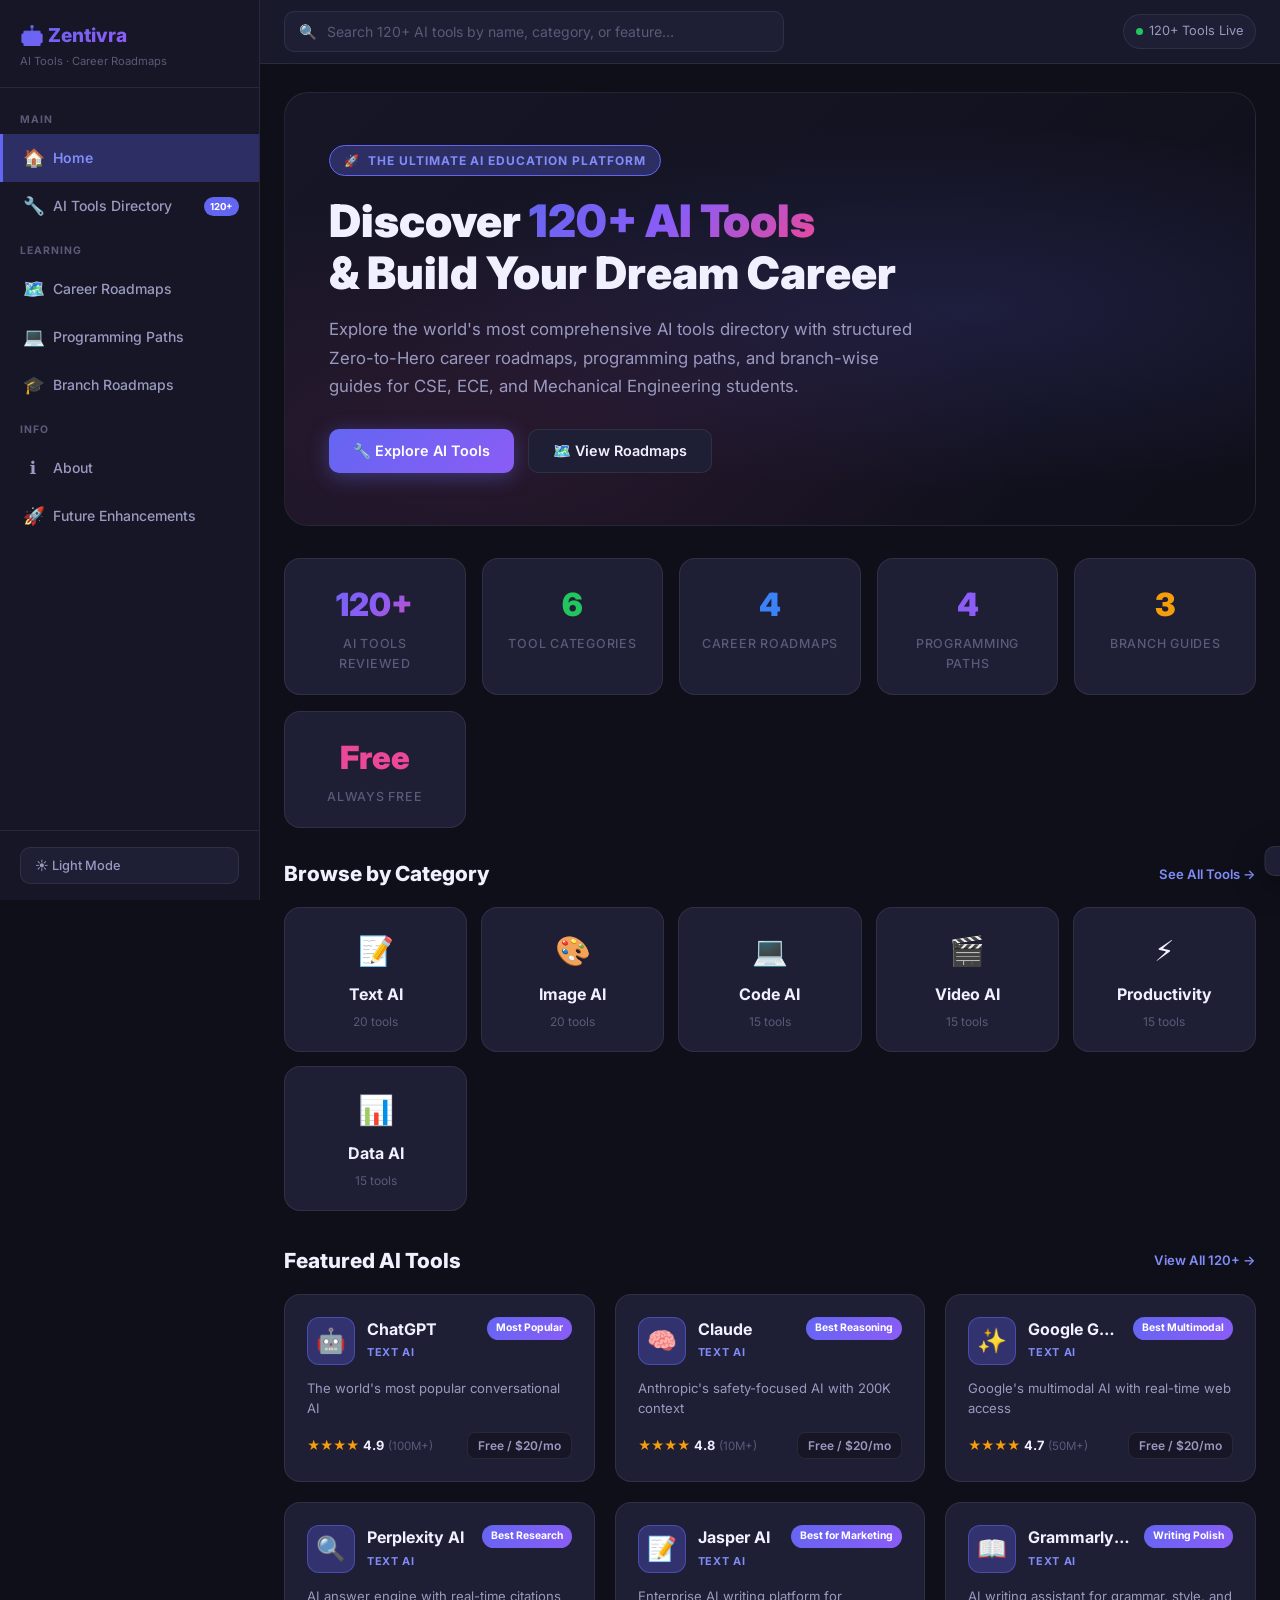
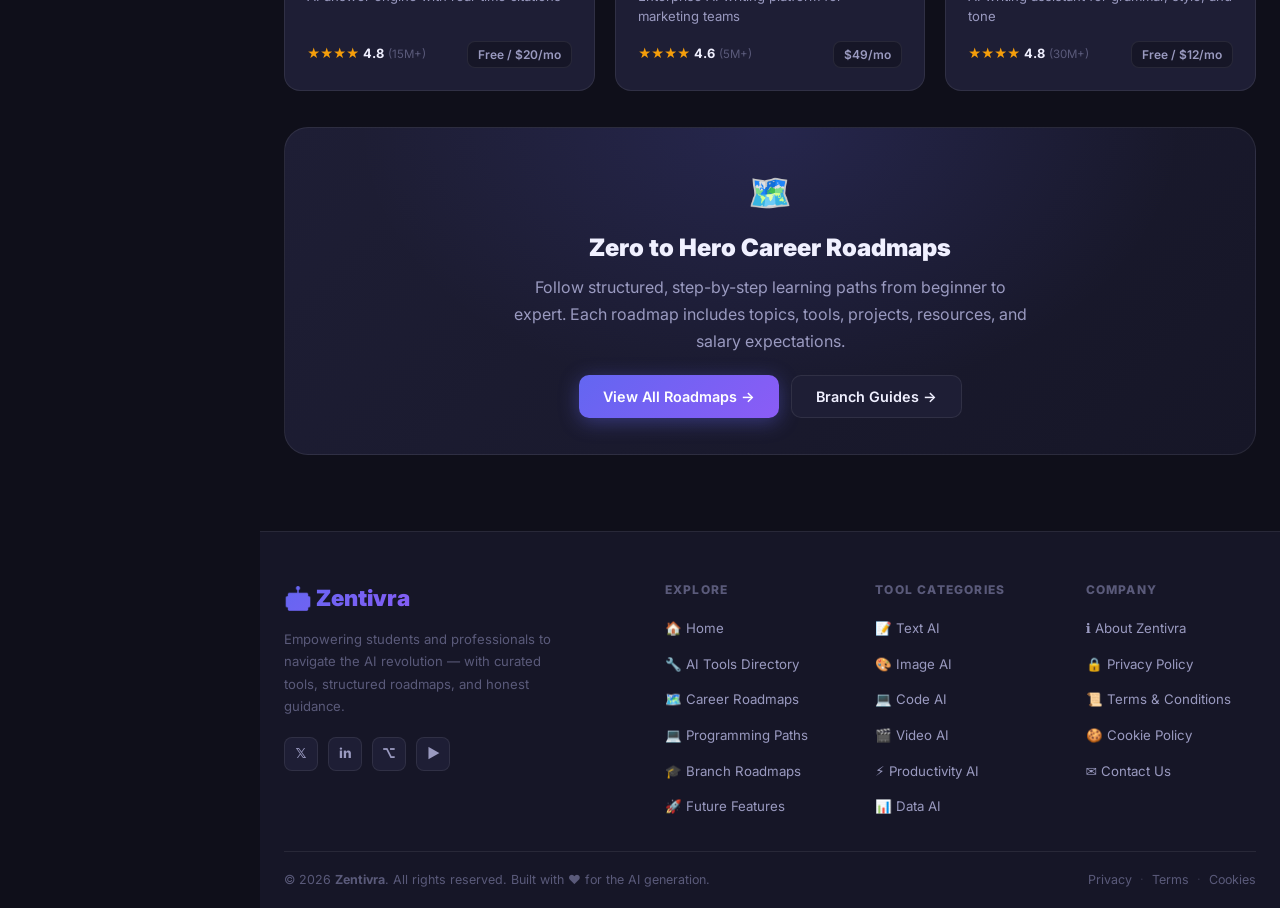
<file: index.html>
<!DOCTYPE html>
<html lang="en" data-theme="dark">
<head>
 <head>
  <meta charset="UTF-8" />
  <meta name="viewport" content="width=device-width, initial-scale=1.0" />
  <title>Zentivra — Career Roadmaps & 120+ AI Tools</title>
  <meta name="description" content="Discover 120+ AI tools across 6 categories. Follow Zero-to-Hero career roadmaps in AI/ML, Web Dev, DevOps, Data Science. Branch-wise guides for CSE, ECE, Mechanical." />
  <meta name="keywords"
    content="AI tools, best AI tools free, AI tools for students, ChatGPT prompts, AI image prompts, AI tools 2026,Zentivra tools,Zentivra">
  <meta property="og:title" content="Zentivra — Career Roadmaps & 120+ AI Tools">
  <meta property="og:description"
    content="Find the best AI tools and ready-to-use prompts for writing, images, coding, video, and more.">
 
  <link
    href="https://fonts.googleapis.com/css2?family=Syne:wght@400;600;700;800&family=DM+Sans:ital,opsz,wght@0,9..40,300;0,9..40,400;0,9..40,500;1,9..40,300&display=swap"
    rel="stylesheet" />
    <link rel="icon" type="image/png" href="zentivra.png">
    <link rel="shortcut icon" href="zentivra.ico">
  <link rel="preconnect" href="https://fonts.googleapis.com" />
  <link href="https://fonts.googleapis.com/css2?family=Inter:wght@400;500;600;700;800;900&display=swap" rel="stylesheet" />
  <link rel="stylesheet" href="style.css" />
</head>
<body>

<!-- ── App Shell ────────────────────────────────────────────── -->
<div class="app">

  <!-- Sidebar Overlay (mobile) -->
  <div class="sidebar-overlay" id="sidebarOverlay"></div>

  <!-- ── Sidebar ─────────────────────────────────────────────── -->
  <aside class="sidebar">
    <div class="sidebar-logo">
     <div class="logo-text">🤖 Zentivra </div>
      <div class="logo-sub">AI Tools · Career Roadmaps</div>
    </div>

    <nav class="sidebar-nav" id="sidebarNav">
      <!-- Built by JS -->
    </nav>

    <div class="sidebar-footer">
      <button class="theme-toggle" id="themeToggle" onclick="toggleTheme()">
        ☀️ Light Mode
      </button>
    </div>
  </aside>

  <!-- ── Main Area ────────────────────────────────────────────── -->
  <main class="main">

    <!-- Header -->
    <header class="header">
      <button class="hamburger" id="hamburger" aria-label="Menu">☰</button>
      <div class="header-search">
        <span class="search-icon">🔍</span>
        <input type="text" id="globalSearch" placeholder="Search 120+ AI tools by name, category, or feature…" />
      </div>
      <div class="header-actions">
        <div class="header-stat">
          <span class="stat-dot"></span>
          <span>120+ Tools Live</span>
        </div>
      </div>
    </header>

    <!-- ── PAGE: Home ─────────────────────────────────────────── -->
    <section class="page active" id="page-home">
      <div class="hero">
        <div class="hero-content">
          <div class="hero-eyebrow">
            <span>🚀</span> The Ultimate AI Education Platform
          </div>
          <h1>
            Discover <span class="gradient-text">120+ AI Tools</span><br/>
            & Build Your Dream Career
          </h1>
          <p>
            Explore the world's most comprehensive AI tools directory with structured
            Zero-to-Hero career roadmaps, programming paths, and branch-wise guides
            for CSE, ECE, and Mechanical Engineering students.
          </p>
          <div class="hero-actions">
            <button class="btn btn-primary" onclick="showPage('tools')">
              🔧 Explore AI Tools
            </button>
            <button class="btn btn-secondary" onclick="showPage('roadmaps')">
              🗺️ View Roadmaps
            </button>
          </div>
        </div>
      </div>

      <!-- Stats -->
      <div class="stats-grid">
        <div class="stat-card">
          <div class="stat-number gradient-text">120+</div>
          <div class="stat-label">AI Tools Reviewed</div>
        </div>
        <div class="stat-card">
          <div class="stat-number" style="color:var(--green)">6</div>
          <div class="stat-label">Tool Categories</div>
        </div>
        <div class="stat-card">
          <div class="stat-number" style="color:var(--blue)">4</div>
          <div class="stat-label">Career Roadmaps</div>
        </div>
        <div class="stat-card">
          <div class="stat-number" style="color:var(--purple)">4</div>
          <div class="stat-label">Programming Paths</div>
        </div>
        <div class="stat-card">
          <div class="stat-number" style="color:var(--amber)">3</div>
          <div class="stat-label">Branch Guides</div>
        </div>
        <div class="stat-card">
          <div class="stat-number" style="color:var(--pink)">Free</div>
          <div class="stat-label">Always Free</div>
        </div>
      </div>

      <!-- Category Quick Access -->
      <div class="section-header">
        <h2>Browse by Category</h2>
        <button class="see-all-btn" onclick="showPage('tools')">See All Tools →</button>
      </div>
      <div style="display:grid;grid-template-columns:repeat(auto-fill,minmax(160px,1fr));gap:14px;margin-bottom:36px;">
        <div class="stat-card" style="cursor:pointer;text-align:center;" onclick="filterAndShow('text')">
          <div style="font-size:1.8rem;margin-bottom:8px;">📝</div>
          <div style="font-weight:700;margin-bottom:4px;">Text AI</div>
          <div style="font-size:0.75rem;color:var(--text-muted);">20 tools</div>
        </div>
        <div class="stat-card" style="cursor:pointer;text-align:center;" onclick="filterAndShow('image')">
          <div style="font-size:1.8rem;margin-bottom:8px;">🎨</div>
          <div style="font-weight:700;margin-bottom:4px;">Image AI</div>
          <div style="font-size:0.75rem;color:var(--text-muted);">20 tools</div>
        </div>
        <div class="stat-card" style="cursor:pointer;text-align:center;" onclick="filterAndShow('code')">
          <div style="font-size:1.8rem;margin-bottom:8px;">💻</div>
          <div style="font-weight:700;margin-bottom:4px;">Code AI</div>
          <div style="font-size:0.75rem;color:var(--text-muted);">15 tools</div>
        </div>
        <div class="stat-card" style="cursor:pointer;text-align:center;" onclick="filterAndShow('video')">
          <div style="font-size:1.8rem;margin-bottom:8px;">🎬</div>
          <div style="font-weight:700;margin-bottom:4px;">Video AI</div>
          <div style="font-size:0.75rem;color:var(--text-muted);">15 tools</div>
        </div>
        <div class="stat-card" style="cursor:pointer;text-align:center;" onclick="filterAndShow('productivity')">
          <div style="font-size:1.8rem;margin-bottom:8px;">⚡</div>
          <div style="font-weight:700;margin-bottom:4px;">Productivity</div>
          <div style="font-size:0.75rem;color:var(--text-muted);">15 tools</div>
        </div>
        <div class="stat-card" style="cursor:pointer;text-align:center;" onclick="filterAndShow('data')">
          <div style="font-size:1.8rem;margin-bottom:8px;">📊</div>
          <div style="font-weight:700;margin-bottom:4px;">Data AI</div>
          <div style="font-size:0.75rem;color:var(--text-muted);">15 tools</div>
        </div>
      </div>

      <!-- Featured Tools -->
      <div class="section-header">
        <h2>Featured AI Tools</h2>
        <button class="see-all-btn" onclick="showPage('tools')">View All 120+ →</button>
      </div>
      <div class="tools-grid" id="homeFeatured"></div>

      <!-- Roadmap Preview -->
      <div style="background:linear-gradient(135deg,var(--bg-card),var(--bg-secondary));border:1px solid var(--border);border-radius:var(--radius-lg);padding:36px;margin-top:36px;text-align:center;position:relative;overflow:hidden;">
        <div style="position:absolute;inset:0;background:radial-gradient(ellipse at 50% 0%,rgba(99,102,241,0.15),transparent 60%);pointer-events:none;"></div>
        <div style="position:relative;">
          <div style="font-size:2.2rem;margin-bottom:12px;">🗺️</div>
          <h2 style="font-size:1.5rem;font-weight:900;margin-bottom:10px;">Zero to Hero Career Roadmaps</h2>
          <p style="color:var(--text-secondary);max-width:520px;margin:0 auto 20px;line-height:1.7;">
            Follow structured, step-by-step learning paths from beginner to expert.
            Each roadmap includes topics, tools, projects, resources, and salary expectations.
          </p>
          <div style="display:flex;gap:12px;justify-content:center;flex-wrap:wrap;">
            <button class="btn btn-primary" onclick="showPage('roadmaps')">View All Roadmaps →</button>
            <button class="btn btn-secondary" onclick="showPage('branches')">Branch Guides →</button>
          </div>
        </div>
      </div>
    </section>

    <!-- ── PAGE: Tools Directory ─────────────────────────────── -->
    <section class="page" id="page-tools">
      <div class="page-header">
        <h1 class="page-title">🔧 AI Tools <span class="gradient-text">Directory</span></h1>
        <p class="page-subtitle">Discover and compare 120+ AI tools across 6 categories — reviewed, rated, and curated for students and professionals.</p>
      </div>
      <div class="filter-bar" id="categoryFilters"></div>
      <div class="tools-grid" id="toolsGrid"></div>
    </section>

    <!-- ── PAGE: Tool Detail ─────────────────────────────────── -->
    <section class="page" id="page-tool-detail">
      <div id="toolDetailContent"></div>
    </section>

    <!-- ── PAGE: Career Roadmaps ────────────────────────────── -->
    <section class="page" id="page-roadmaps">
      <div class="page-header">
        <h1 class="page-title">🗺️ Career <span class="gradient-text">Roadmaps</span></h1>
        <p class="page-subtitle">Structured Zero-to-Hero paths from beginner to job-ready professional — with topics, tools, projects, and resources at every stage.</p>
      </div>
      <div>
        <div class="roadmap-cards" id="roadmapCards"></div>
        <div class="roadmap-detail" id="roadmapDetail"></div>
      </div>
    </section>

    <!-- ── PAGE: Programming Paths ──────────────────────────── -->
    <section class="page" id="page-programming">
      <div class="page-header">
        <h1 class="page-title">💻 Programming <span class="gradient-text">Paths</span></h1>
        <p class="page-subtitle">Month-by-month structured programming journeys — from your first line of code to production-ready expertise.</p>
      </div>
      <div id="programmingPaths"></div>
    </section>

    <!-- ── PAGE: Branch Roadmaps ────────────────────────────── -->
    <section class="page" id="page-branches">
      <div class="page-header">
        <h1 class="page-title">🎓 Branch-wise <span class="gradient-text">Roadmaps</span></h1>
        <p class="page-subtitle">Tailored learning paths for CSE, ECE, and Mechanical Engineering students — from Year 1 to placement-ready.</p>
      </div>
      <div class="branch-tabs" id="branchTabs"></div>
      <div id="branchContent"></div>
    </section>

    <!-- ── PAGE: About ───────────────────────────────────────── -->
    <section class="page" id="page-about">
      <div class="page-header">
        <h1 class="page-title">ℹ️ About <span class="gradient-text">AI Tools Hub</span></h1>
        <p class="page-subtitle">Our mission, team, and the story behind this platform.</p>
      </div>
      <div id="aboutContent"></div>
    </section>

    <!-- ── PAGE: Future Enhancements ────────────────────────── -->
    <section class="page" id="page-future">
      <div class="page-header">
        <h1 class="page-title">🚀 Future <span class="gradient-text">Enhancements</span></h1>
        <p class="page-subtitle">A transparent look at what's coming next — features we're designing, planning, and researching.</p>
      </div>
      <div id="futureContent"></div>
    </section>

  <!-- ── Footer ───────────────────────────────────────────────── -->
  <footer class="site-footer">
    <div class="footer-inner">

      <!-- Brand Column -->
      <div class="footer-brand">
        <div class="footer-logo">🤖 Zentivra</div>
        <p class="footer-tagline">
          Empowering students and professionals to navigate the AI revolution —
          with curated tools, structured roadmaps, and honest guidance.
        </p>
        <div class="footer-socials">
          <a href="#" class="social-chip" title="Twitter/X">𝕏</a>
          <a href="#" class="social-chip" title="LinkedIn">in</a>
          <a href="#" class="social-chip" title="GitHub">⌥</a>
          <a href="#" class="social-chip" title="YouTube">▶</a>
        </div>
      </div>

      <!-- Explore Column -->
      <div class="footer-col">
        <div class="footer-col-title">Explore</div>
        <ul class="footer-links">
          <li><a href="#" onclick="showPage('home');return false;">🏠 Home</a></li>
          <li><a href="#" onclick="showPage('tools');return false;">🔧 AI Tools Directory</a></li>
          <li><a href="#" onclick="showPage('roadmaps');return false;">🗺️ Career Roadmaps</a></li>
          <li><a href="#" onclick="showPage('programming');return false;">💻 Programming Paths</a></li>
          <li><a href="#" onclick="showPage('branches');return false;">🎓 Branch Roadmaps</a></li>
          <li><a href="#" onclick="showPage('future');return false;">🚀 Future Features</a></li>
        </ul>
      </div>

      <!-- Categories Column -->
      <div class="footer-col">
        <div class="footer-col-title">Tool Categories</div>
        <ul class="footer-links">
          <li><a href="#" onclick="filterAndShow('text');return false;">📝 Text AI</a></li>
          <li><a href="#" onclick="filterAndShow('image');return false;">🎨 Image AI</a></li>
          <li><a href="#" onclick="filterAndShow('code');return false;">💻 Code AI</a></li>
          <li><a href="#" onclick="filterAndShow('video');return false;">🎬 Video AI</a></li>
          <li><a href="#" onclick="filterAndShow('productivity');return false;">⚡ Productivity AI</a></li>
          <li><a href="#" onclick="filterAndShow('data');return false;">📊 Data AI</a></li>
        </ul>
      </div>

      <!-- Company Column -->
      <div class="footer-col">
        <div class="footer-col-title">Company</div>
        <ul class="footer-links">
          <li><a href="#" onclick="showPage('about');return false;">ℹ️ About Zentivra</a></li>
          <li><a href="#" onclick="openModal('privacy');return false;">🔒 Privacy Policy</a></li>
          <li><a href="#" onclick="openModal('terms');return false;">📜 Terms &amp; Conditions</a></li>
          <li><a href="#" onclick="openModal('cookies');return false;">🍪 Cookie Policy</a></li>
          <li><a href="mailto:hello@zentivra.com" class="footer-email">✉️ Contact Us</a></li>
        </ul>
      </div>

    </div>

    <!-- Footer Bottom Bar -->
    <div class="footer-bottom">
      <div class="footer-bottom-left">
        © <span id="footerYear"></span> <strong>Zentivra</strong>. All rights reserved.
        Built with ❤️ for the AI generation.
      </div>
      <div class="footer-bottom-right">
        <a href="#" onclick="openModal('privacy');return false;">Privacy</a>
        <span class="footer-sep">·</span>
        <a href="#" onclick="openModal('terms');return false;">Terms</a>
        <span class="footer-sep">·</span>
        <a href="#" onclick="openModal('cookies');return false;">Cookies</a>
      </div>
    </div>
  </footer>

  </main>
</div>

<!-- ── Modals ─────────────────────────────────────────────────── -->

<!-- Privacy Policy Modal -->
<div class="modal-overlay" id="modal-privacy" onclick="closeModal('privacy')">
  <div class="modal-box" onclick="event.stopPropagation()">
    <button class="modal-close" onclick="closeModal('privacy')">✕</button>
    <div class="modal-icon">🔒</div>
    <h2 class="modal-title">Privacy Policy</h2>
    <p class="modal-updated">Last updated: January 2025</p>
    <div class="modal-body">
      <h3>1. Information We Collect</h3>
      <p>Zentivra is a fully client-side platform. We do not collect, store, or transmit any personal data to our servers. All preferences (such as dark/light mode) are saved locally in your browser's localStorage and never leave your device.</p>

      <h3>2. Cookies</h3>
      <p>We use minimal first-party cookies and localStorage exclusively for storing your theme preference and session state. We do not use third-party tracking cookies or advertising cookies.</p>

      <h3>3. Third-Party Links</h3>
      <p>Our platform contains links to third-party AI tools and services. When you click these links, you leave Zentivra and are subject to the privacy policies of those external websites. We are not responsible for the privacy practices of third-party sites.</p>

      <h3>4. Analytics</h3>
      <p>We may use privacy-respecting analytics tools to understand aggregate usage patterns (e.g., which pages are visited most). This data is anonymised and never tied to individual users.</p>

      <h3>5. Data Security</h3>
      <p>Since we collect no personal data, there is no personal information at risk. All content is served statically and securely over HTTPS.</p>

      <h3>6. Children's Privacy</h3>
      <p>Zentivra is designed for students and professionals of all ages. We do not knowingly collect information from children under 13. If you believe a child has submitted personal data, please contact us immediately.</p>

      <h3>7. Changes to This Policy</h3>
      <p>We may update this Privacy Policy from time to time. Changes will be posted on this page with an updated revision date. Continued use of the platform after changes constitutes acceptance of the updated policy.</p>

      <h3>8. Contact</h3>
      <p>For any privacy-related questions, please reach out to us at <strong>privacy@zentivra.com</strong>.</p>
    </div>
  </div>
</div>

<!-- Terms & Conditions Modal -->
<div class="modal-overlay" id="modal-terms" onclick="closeModal('terms')">
  <div class="modal-box" onclick="event.stopPropagation()">
    <button class="modal-close" onclick="closeModal('terms')">✕</button>
    <div class="modal-icon">📜</div>
    <h2 class="modal-title">Terms &amp; Conditions</h2>
    <p class="modal-updated">Last updated: January 2025</p>
    <div class="modal-body">
      <h3>1. Acceptance of Terms</h3>
      <p>By accessing and using Zentivra ("the Platform"), you agree to be bound by these Terms and Conditions. If you do not agree with any part of these terms, please discontinue use of the Platform immediately.</p>

      <h3>2. Use of the Platform</h3>
      <p>Zentivra is provided for educational and informational purposes only. You may use the Platform to discover AI tools, explore career roadmaps, and access learning resources. You agree not to misuse, reverse-engineer, or attempt to extract proprietary data from the Platform.</p>

      <h3>3. Intellectual Property</h3>
      <p>All content on Zentivra — including tool descriptions, roadmap content, programming paths, and interface design — is the intellectual property of Zentivra unless otherwise stated. You may not reproduce, distribute, or create derivative works without explicit written permission.</p>

      <h3>4. Third-Party Tools and Services</h3>
      <p>Zentivra reviews and links to third-party AI tools for informational purposes. We do not endorse, sponsor, or have commercial relationships with these tools unless explicitly disclosed. Pricing, features, and availability of third-party tools may change without notice.</p>

      <h3>5. Accuracy of Information</h3>
      <p>We strive to keep all information accurate and up to date. However, the AI landscape changes rapidly. Zentivra makes no warranties regarding the completeness, accuracy, or timeliness of any information on the Platform. Always verify critical information directly with tool providers.</p>

      <h3>6. Disclaimer of Warranties</h3>
      <p>The Platform is provided "as is" and "as available" without warranties of any kind, express or implied. Zentivra does not warrant that the Platform will be uninterrupted, error-free, or free of viruses or other harmful components.</p>

      <h3>7. Limitation of Liability</h3>
      <p>To the fullest extent permitted by law, Zentivra shall not be liable for any indirect, incidental, special, or consequential damages arising from your use of the Platform or reliance on its content.</p>

      <h3>8. Modifications</h3>
      <p>Zentivra reserves the right to modify these Terms at any time. Continued use of the Platform after modifications constitutes acceptance of the revised Terms.</p>

      <h3>9. Governing Law</h3>
      <p>These Terms are governed by and construed in accordance with applicable laws. Any disputes shall be resolved through good-faith negotiation before pursuing formal legal remedies.</p>

      <h3>10. Contact</h3>
      <p>For questions regarding these Terms, contact us at <strong>legal@zentivra.com</strong>.</p>
    </div>
  </div>
</div>

<!-- Cookie Policy Modal -->
<div class="modal-overlay" id="modal-cookies" onclick="closeModal('cookies')">
  <div class="modal-box" onclick="event.stopPropagation()">
    <button class="modal-close" onclick="closeModal('cookies')">✕</button>
    <div class="modal-icon">🍪</div>
    <h2 class="modal-title">Cookie Policy</h2>
    <p class="modal-updated">Last updated: January 2025</p>
    <div class="modal-body">
      <h3>1. What Are Cookies?</h3>
      <p>Cookies are small text files stored on your device by your web browser. They help websites remember your preferences and improve your experience across visits.</p>

      <h3>2. How Zentivra Uses Cookies</h3>
      <p>We use only essential, first-party browser storage (localStorage) to save your theme preference (dark/light mode). We do not use advertising cookies, cross-site tracking cookies, or third-party analytics cookies.</p>

      <h3>3. Essential Storage</h3>
      <p><strong>Theme preference</strong> — Stored locally to remember your chosen display mode between visits. This data never leaves your device and is not transmitted to any server.</p>

      <h3>4. Third-Party Cookies</h3>
      <p>Third-party websites linked from Zentivra (such as AI tool providers) may use their own cookies. We have no control over these cookies. Please refer to each tool's cookie policy for details.</p>

      <h3>5. Managing Cookies</h3>
      <p>You can clear localStorage and cookies at any time through your browser settings. Note that clearing your theme preference will reset the Platform to its default dark mode on your next visit.</p>

      <h3>6. Contact</h3>
      <p>For cookie-related questions, contact us at <strong>privacy@zentivra.com</strong>.</p>
    </div>
  </div>
</div>

<!-- Toast -->
<div class="toast" id="toast"></div>

<!-- Scripts -->
<script src="data.js"></script>
<script src="app.js"></script>
<script>
  // ── Footer year ──────────────────────────────────────────────
  document.getElementById('footerYear').textContent = new Date().getFullYear();

  // ── Modal helpers ────────────────────────────────────────────
  function openModal(id) {
    const el = document.getElementById('modal-' + id);
    if (el) el.classList.add('open');
    document.body.style.overflow = 'hidden';
  }
  function closeModal(id) {
    const el = document.getElementById('modal-' + id);
    if (el) el.classList.remove('open');
    document.body.style.overflow = '';
  }
  // Close any modal with Escape key
  document.addEventListener('keydown', e => {
    if (e.key === 'Escape') {
      ['privacy', 'terms', 'cookies'].forEach(closeModal);
    }
  });

  // ── Extra helper for home page category quick-access ─────────
  function filterAndShow(cat) {
    state.currentCategory = cat;
    showPage('tools');
    // Re-activate the correct filter button after page switch
    setTimeout(() => {
      document.querySelectorAll('.filter-btn').forEach(btn => btn.classList.remove('active'));
      document.querySelectorAll('.filter-btn').forEach(btn => {
        if (btn.textContent.toLowerCase().includes(cat)) btn.classList.add('active');
      });
      buildToolsGrid();
    }, 50);
  }
</script>
</body>
</html>
</file>
<file: style.css>
/* ============================================================
   AI TOOLS HUB — Master Stylesheet
   Dark/Light Mode | Glassmorphism | Animations
   ============================================================ */

/* ── CSS Variables ─────────────────────────────────────────── */
:root {
  --bg-primary: #0f0f1a;
  --bg-secondary: #161627;
  --bg-card: #1e1e35;
  --bg-card-hover: #252542;
  --border: rgba(255,255,255,0.08);
  --border-active: rgba(99,102,241,0.5);
  --text-primary: #f0f0ff;
  --text-secondary: #9a9ac0;
  --text-muted: #5a5a7a;
  --accent: #6366f1;
  --accent-hover: #818cf8;
  --accent-glow: rgba(99,102,241,0.3);
  --green: #22c55e;
  --blue: #3b82f6;
  --purple: #8b5cf6;
  --amber: #f59e0b;
  --pink: #ec4899;
  --teal: #14b8a6;
  --glass: rgba(30,30,53,0.7);
  --glass-border: rgba(255,255,255,0.1);
  --shadow: 0 8px 32px rgba(0,0,0,0.4);
  --shadow-glow: 0 0 40px rgba(99,102,241,0.2);
  --radius: 16px;
  --radius-sm: 10px;
  --radius-lg: 24px;
  --sidebar-w: 260px;
  --header-h: 64px;
  --transition: 0.25s cubic-bezier(0.4,0,0.2,1);
}

[data-theme="light"] {
  --bg-primary: #f8f9ff;
  --bg-secondary: #eef0ff;
  --bg-card: #ffffff;
  --bg-card-hover: #f0f2ff;
  --border: rgba(0,0,0,0.08);
  --border-active: rgba(99,102,241,0.4);
  --text-primary: #1a1a2e;
  --text-secondary: #4a4a6a;
  --text-muted: #8a8aaa;
  --glass: rgba(255,255,255,0.8);
  --glass-border: rgba(255,255,255,0.9);
  --shadow: 0 8px 32px rgba(0,0,0,0.1);
  --shadow-glow: 0 0 40px rgba(99,102,241,0.15);
}

/* ── Reset & Base ──────────────────────────────────────────── */
*, *::before, *::after { box-sizing: border-box; margin: 0; padding: 0; }
html { scroll-behavior: smooth; font-size: 16px; }
body {
  font-family: 'Inter', 'Segoe UI', system-ui, -apple-system, sans-serif;
  background: var(--bg-primary);
  color: var(--text-primary);
  line-height: 1.6;
  min-height: 100vh;
  overflow-x: hidden;
  transition: background var(--transition), color var(--transition);
}
a { color: var(--accent); text-decoration: none; transition: color var(--transition); }
a:hover { color: var(--accent-hover); }
img { max-width: 100%; }
button { cursor: pointer; border: none; outline: none; font-family: inherit; }
input, select, textarea { font-family: inherit; }
ul { list-style: none; }
h1,h2,h3,h4,h5,h6 { font-weight: 700; line-height: 1.3; }

/* ── App Layout ────────────────────────────────────────────── */
.app { display: flex; min-height: 100vh; }

/* ── Sidebar ───────────────────────────────────────────────── */
.sidebar {
  width: var(--sidebar-w);
  background: var(--bg-secondary);
  border-right: 1px solid var(--border);
  position: fixed; left: 0; top: 0; bottom: 0;
  display: flex; flex-direction: column;
  z-index: 100;
  transition: transform var(--transition), background var(--transition);
  overflow-y: auto;
}
.sidebar::-webkit-scrollbar { width: 4px; }
.sidebar::-webkit-scrollbar-track { background: transparent; }
.sidebar::-webkit-scrollbar-thumb { background: var(--border); border-radius: 4px; }

.sidebar-logo {
  padding: 20px 20px 16px;
  border-bottom: 1px solid var(--border);
  flex-shrink: 0;
}
.logo-text {
  font-size: 1.2rem; font-weight: 800;
  background: linear-gradient(135deg, #6366f1, #8b5cf6, #ec4899);
  -webkit-background-clip: text; -webkit-text-fill-color: transparent;
  background-clip: text;
}
.logo-sub { font-size: 0.7rem; color: var(--text-muted); margin-top: 2px; }

.sidebar-nav { flex: 1; padding: 12px 0; }
.nav-section-title {
  font-size: 0.65rem; font-weight: 700; text-transform: uppercase;
  letter-spacing: 0.1em; color: var(--text-muted);
  padding: 12px 20px 6px;
}
.nav-item {
  display: flex; align-items: center; gap: 10px;
  padding: 10px 20px; color: var(--text-secondary);
  font-size: 0.875rem; font-weight: 500;
  cursor: pointer; border-radius: 0;
  transition: all var(--transition);
  border-left: 3px solid transparent;
  position: relative;
}
.nav-item:hover { background: var(--bg-card); color: var(--text-primary); border-left-color: var(--accent); }
.nav-item.active { background: var(--accent-glow); color: var(--accent-hover); border-left-color: var(--accent); font-weight: 600; }
.nav-item .nav-icon { font-size: 1.1rem; width: 20px; text-align: center; }
.nav-badge {
  margin-left: auto; font-size: 0.6rem; font-weight: 700;
  background: var(--accent); color: white;
  padding: 2px 6px; border-radius: 20px;
}

.sidebar-footer { padding: 16px 20px; border-top: 1px solid var(--border); flex-shrink: 0; }
.theme-toggle {
  display: flex; align-items: center; gap: 10px;
  background: var(--bg-card); border: 1px solid var(--border);
  border-radius: var(--radius-sm); padding: 10px 14px;
  cursor: pointer; width: 100%;
  color: var(--text-secondary); font-size: 0.8rem; font-weight: 500;
  transition: all var(--transition);
}
.theme-toggle:hover { border-color: var(--accent); color: var(--text-primary); }

/* ── Main Content ──────────────────────────────────────────── */
.main {
  flex: 1;
  margin-left: var(--sidebar-w);
  min-height: 100vh;
  transition: margin var(--transition);
}

/* ── Header ─────────────────────────────────────────────────── */
.header {
  height: var(--header-h);
  background: var(--glass);
  border-bottom: 1px solid var(--border);
  backdrop-filter: blur(20px);
  -webkit-backdrop-filter: blur(20px);
  position: sticky; top: 0; z-index: 90;
  display: flex; align-items: center;
  padding: 0 24px; gap: 16px;
}
.hamburger {
  display: none; background: none; border: none;
  color: var(--text-primary); font-size: 1.4rem;
  padding: 4px; cursor: pointer;
}
.header-search {
  flex: 1; max-width: 500px;
  display: flex; align-items: center; gap: 10px;
  background: var(--bg-card); border: 1px solid var(--border);
  border-radius: var(--radius-sm); padding: 8px 14px;
  transition: border-color var(--transition);
}
.header-search:focus-within { border-color: var(--accent); }
.header-search input {
  background: none; border: none; outline: none;
  color: var(--text-primary); font-size: 0.875rem; flex: 1;
}
.header-search input::placeholder { color: var(--text-muted); }
.search-icon { color: var(--text-muted); font-size: 0.9rem; }
.header-actions { margin-left: auto; display: flex; align-items: center; gap: 12px; }
.header-stat {
  display: flex; align-items: center; gap: 6px;
  font-size: 0.8rem; color: var(--text-secondary);
  background: var(--bg-card); border: 1px solid var(--border);
  padding: 6px 12px; border-radius: 20px;
}
.stat-dot { width: 7px; height: 7px; border-radius: 50%; background: var(--green); animation: pulse 2s infinite; }
@keyframes pulse { 0%,100%{opacity:1;transform:scale(1)} 50%{opacity:0.6;transform:scale(1.3)} }

/* ── Page Container ────────────────────────────────────────── */
.page { display: none; padding: 28px 24px; }
.page.active { display: block; animation: fadeIn 0.3s ease; }
@keyframes fadeIn { from{opacity:0;transform:translateY(12px)} to{opacity:1;transform:translateY(0)} }
.page-header { margin-bottom: 28px; }
.page-title { font-size: 1.9rem; font-weight: 800; margin-bottom: 6px; }
.page-subtitle { color: var(--text-secondary); font-size: 1rem; }
.gradient-text {
  background: linear-gradient(135deg, #6366f1, #8b5cf6, #ec4899);
  -webkit-background-clip: text; -webkit-text-fill-color: transparent; background-clip: text;
}

/* ── Hero Section ──────────────────────────────────────────── */
.hero {
  background: linear-gradient(135deg, var(--bg-secondary) 0%, var(--bg-primary) 100%);
  border: 1px solid var(--border);
  border-radius: var(--radius-lg);
  padding: 52px 44px;
  margin-bottom: 32px;
  position: relative; overflow: hidden;
}
.hero::before {
  content: ''; position: absolute; inset: 0;
  background: radial-gradient(ellipse at 70% 50%, rgba(99,102,241,0.15), transparent 60%),
              radial-gradient(ellipse at 20% 80%, rgba(236,72,153,0.1), transparent 50%);
  pointer-events: none;
}
.hero-content { position: relative; z-index: 1; }
.hero-eyebrow {
  display: inline-flex; align-items: center; gap: 8px;
  background: var(--accent-glow); border: 1px solid var(--accent);
  padding: 5px 14px; border-radius: 20px;
  font-size: 0.75rem; font-weight: 700;
  color: var(--accent-hover); text-transform: uppercase; letter-spacing: 0.08em;
  margin-bottom: 20px;
}
.hero h1 { font-size: 2.8rem; font-weight: 900; line-height: 1.15; margin-bottom: 16px; }
.hero p { font-size: 1.05rem; color: var(--text-secondary); max-width: 600px; margin-bottom: 28px; line-height: 1.7; }
.hero-actions { display: flex; gap: 14px; flex-wrap: wrap; }
.btn {
  display: inline-flex; align-items: center; gap: 8px;
  padding: 12px 24px; border-radius: var(--radius-sm);
  font-size: 0.9rem; font-weight: 600;
  transition: all var(--transition); cursor: pointer;
}
.btn-primary {
  background: linear-gradient(135deg, var(--accent), var(--purple));
  color: white; border: none;
  box-shadow: 0 4px 20px rgba(99,102,241,0.4);
}
.btn-primary:hover { transform: translateY(-2px); box-shadow: 0 8px 30px rgba(99,102,241,0.5); color: white; }
.btn-secondary {
  background: var(--bg-card); color: var(--text-primary);
  border: 1px solid var(--border);
}
.btn-secondary:hover { border-color: var(--accent); background: var(--bg-card-hover); color: var(--text-primary); }

/* ── Stats Grid ────────────────────────────────────────────── */
.stats-grid {
  display: grid; grid-template-columns: repeat(auto-fit, minmax(160px, 1fr));
  gap: 16px; margin-bottom: 32px;
}
.stat-card {
  background: var(--bg-card); border: 1px solid var(--border);
  border-radius: var(--radius); padding: 20px;
  text-align: center; transition: all var(--transition);
}
.stat-card:hover { border-color: var(--accent); transform: translateY(-2px); box-shadow: var(--shadow-glow); }
.stat-number { font-size: 2rem; font-weight: 900; margin-bottom: 4px; }
.stat-label { font-size: 0.78rem; color: var(--text-muted); font-weight: 500; text-transform: uppercase; letter-spacing: 0.06em; }

/* ── Category Filter ───────────────────────────────────────── */
.filter-bar {
  display: flex; flex-wrap: wrap; gap: 10px;
  margin-bottom: 24px; align-items: center;
}
.filter-btn {
  display: flex; align-items: center; gap: 6px;
  padding: 8px 18px; border-radius: 25px;
  font-size: 0.82rem; font-weight: 600;
  background: var(--bg-card); border: 1px solid var(--border);
  color: var(--text-secondary); cursor: pointer;
  transition: all var(--transition);
}
.filter-btn:hover { border-color: var(--accent); color: var(--text-primary); }
.filter-btn.active {
  background: linear-gradient(135deg, var(--accent), var(--purple));
  border-color: transparent; color: white;
  box-shadow: 0 4px 15px rgba(99,102,241,0.4);
}
.filter-count {
  font-size: 0.7rem; background: rgba(255,255,255,0.2);
  padding: 1px 6px; border-radius: 10px;
}
.filter-btn.active .filter-count { background: rgba(255,255,255,0.3); }

/* ── Tools Grid ─────────────────────────────────────────────── */
.tools-grid {
  display: grid;
  grid-template-columns: repeat(auto-fill, minmax(300px, 1fr));
  gap: 20px;
}
.tool-card {
  background: var(--bg-card);
  border: 1px solid var(--border);
  border-radius: var(--radius);
  padding: 22px;
  cursor: pointer;
  transition: all var(--transition);
  position: relative; overflow: hidden;
  display: flex; flex-direction: column; gap: 14px;
}
.tool-card::before {
  content: ''; position: absolute; top: 0; left: 0; right: 0;
  height: 2px;
  background: linear-gradient(90deg, var(--accent), var(--purple));
  opacity: 0; transition: opacity var(--transition);
}
.tool-card:hover { border-color: var(--accent); transform: translateY(-3px); box-shadow: var(--shadow-glow); background: var(--bg-card-hover); }
.tool-card:hover::before { opacity: 1; }

.tool-card-header { display: flex; align-items: flex-start; gap: 12px; }
.tool-icon-wrap {
  width: 48px; height: 48px; border-radius: 12px;
  background: var(--accent-glow); border: 1px solid var(--border-active);
  display: flex; align-items: center; justify-content: center;
  font-size: 1.5rem; flex-shrink: 0;
}
.tool-meta { flex: 1; min-width: 0; }
.tool-name { font-size: 1rem; font-weight: 700; margin-bottom: 2px; white-space: nowrap; overflow: hidden; text-overflow: ellipsis; }
.tool-category-tag {
  font-size: 0.68rem; font-weight: 700; text-transform: uppercase;
  letter-spacing: 0.06em; color: var(--accent-hover);
}
.tool-badge {
  font-size: 0.65rem; font-weight: 700;
  background: linear-gradient(135deg, var(--accent), var(--purple));
  color: white; padding: 3px 9px; border-radius: 12px;
  white-space: nowrap; flex-shrink: 0;
}

.tool-tagline { font-size: 0.82rem; color: var(--text-secondary); line-height: 1.5; }

.tool-card-footer { display: flex; align-items: center; justify-content: space-between; margin-top: auto; }
.tool-rating { display: flex; align-items: center; gap: 4px; font-size: 0.8rem; }
.tool-rating .stars { color: var(--amber); }
.tool-rating .rating-val { font-weight: 700; }
.tool-rating .rating-users { color: var(--text-muted); font-size: 0.72rem; }
.tool-pricing {
  font-size: 0.75rem; font-weight: 600;
  background: var(--bg-secondary); border: 1px solid var(--border);
  padding: 3px 10px; border-radius: 8px; color: var(--text-secondary);
}

/* ── Tool Detail Page ──────────────────────────────────────── */
.tool-detail-header {
  background: var(--bg-card); border: 1px solid var(--border);
  border-radius: var(--radius-lg); padding: 32px;
  margin-bottom: 24px; position: relative; overflow: hidden;
}
.tool-detail-header::before {
  content: ''; position: absolute; top: 0; right: 0;
  width: 300px; height: 300px;
  background: radial-gradient(circle, var(--accent-glow), transparent 70%);
  pointer-events: none;
}
.detail-back-btn {
  display: inline-flex; align-items: center; gap: 6px;
  color: var(--text-secondary); font-size: 0.85rem;
  background: var(--bg-secondary); border: 1px solid var(--border);
  padding: 7px 14px; border-radius: var(--radius-sm);
  cursor: pointer; margin-bottom: 20px;
  transition: all var(--transition);
}
.detail-back-btn:hover { border-color: var(--accent); color: var(--text-primary); }

.detail-hero-grid { display: grid; grid-template-columns: auto 1fr; gap: 20px; align-items: start; }
.detail-icon-big {
  width: 72px; height: 72px; border-radius: 18px;
  background: var(--accent-glow); border: 1px solid var(--border-active);
  display: flex; align-items: center; justify-content: center; font-size: 2.2rem;
}
.detail-title { font-size: 1.8rem; font-weight: 900; margin-bottom: 6px; }
.detail-tagline { color: var(--text-secondary); font-size: 1rem; margin-bottom: 16px; }
.detail-pills { display: flex; flex-wrap: wrap; gap: 8px; }
.pill {
  font-size: 0.75rem; font-weight: 600;
  padding: 5px 12px; border-radius: 20px;
  border: 1px solid var(--border);
}
.pill-rating { background: rgba(245,158,11,0.15); border-color: rgba(245,158,11,0.3); color: var(--amber); }
.pill-users { background: rgba(99,102,241,0.15); border-color: rgba(99,102,241,0.3); color: var(--accent-hover); }
.pill-price { background: rgba(34,197,94,0.15); border-color: rgba(34,197,94,0.3); color: var(--green); }
.pill-badge { background: linear-gradient(135deg,var(--accent),var(--purple)); border-color: transparent; color: white; }

.detail-content-grid {
  display: grid; grid-template-columns: 1fr 340px;
  gap: 24px; margin-bottom: 24px;
}
.detail-description {
  background: var(--bg-card); border: 1px solid var(--border);
  border-radius: var(--radius); padding: 24px;
}
.detail-description p { color: var(--text-secondary); line-height: 1.8; font-size: 0.95rem; }
.section-title { font-size: 1rem; font-weight: 700; margin-bottom: 14px; display: flex; align-items: center; gap: 8px; }

.detail-sidebar-card {
  background: var(--bg-card); border: 1px solid var(--border);
  border-radius: var(--radius); padding: 20px; margin-bottom: 16px;
}
.feature-list { display: flex; flex-direction: column; gap: 8px; }
.feature-item {
  display: flex; align-items: center; gap: 8px;
  font-size: 0.83rem; color: var(--text-secondary);
}
.feature-item::before { content: '✓'; color: var(--green); font-weight: 700; flex-shrink: 0; }

.pros-cons-grid { display: grid; grid-template-columns: 1fr 1fr; gap: 16px; margin-bottom: 24px; }
.pros-card { background: rgba(34,197,94,0.08); border: 1px solid rgba(34,197,94,0.2); border-radius: var(--radius); padding: 18px; }
.cons-card { background: rgba(239,68,68,0.08); border: 1px solid rgba(239,68,68,0.2); border-radius: var(--radius); padding: 18px; }
.pros-title { color: var(--green); font-weight: 700; margin-bottom: 10px; font-size: 0.9rem; }
.cons-title { color: #ef4444; font-weight: 700; margin-bottom: 10px; font-size: 0.9rem; }
.pc-item { font-size: 0.82rem; color: var(--text-secondary); padding: 4px 0; display: flex; align-items: center; gap: 6px; }
.pc-item::before { flex-shrink: 0; font-weight: 700; }
.pros-card .pc-item::before { content: '✓'; color: var(--green); }
.cons-card .pc-item::before { content: '✗'; color: #ef4444; }

/* ── Roadmap Page ──────────────────────────────────────────── */
.roadmap-cards {
  display: grid; grid-template-columns: repeat(auto-fill, minmax(280px, 1fr));
  gap: 20px; margin-bottom: 32px;
}
.roadmap-card {
  background: var(--bg-card); border: 1px solid var(--border);
  border-radius: var(--radius); padding: 24px;
  cursor: pointer; transition: all var(--transition);
}
.roadmap-card:hover { border-color: var(--accent); transform: translateY(-3px); box-shadow: var(--shadow-glow); }
.roadmap-card-icon { font-size: 2.2rem; margin-bottom: 12px; }
.roadmap-card-title { font-size: 1.1rem; font-weight: 700; margin-bottom: 6px; }
.roadmap-card-meta { font-size: 0.8rem; color: var(--text-muted); display: flex; gap: 12px; flex-wrap: wrap; }
.roadmap-card-salary { font-size: 0.82rem; color: var(--green); font-weight: 600; margin-top: 8px; }
.roadmap-card-roles { display: flex; flex-wrap: wrap; gap: 6px; margin-top: 12px; }
.role-tag {
  font-size: 0.68rem; background: var(--accent-glow);
  border: 1px solid var(--border-active); color: var(--accent-hover);
  padding: 3px 9px; border-radius: 10px; font-weight: 600;
}

.roadmap-detail { display: none; }
.roadmap-detail.active { animation: fadeIn 0.3s ease; }
.stages-timeline { position: relative; margin-top: 24px; }
.stage-item {
  display: grid; grid-template-columns: 140px 1fr;
  gap: 24px; margin-bottom: 32px; position: relative;
}
.stage-item::before {
  content: ''; position: absolute; left: 120px; top: 30px; bottom: -32px;
  width: 2px; background: var(--border);
}
.stage-item:last-child::before { display: none; }
.stage-left { text-align: right; padding-top: 4px; }
.stage-level {
  font-size: 0.75rem; font-weight: 800; text-transform: uppercase;
  letter-spacing: 0.08em; margin-bottom: 4px;
}
.stage-duration { font-size: 0.72rem; color: var(--text-muted); }
.stage-dot {
  position: absolute; left: 113px; top: 8px;
  width: 14px; height: 14px; border-radius: 50%;
  border: 3px solid var(--bg-primary);
}
.stage-content {
  background: var(--bg-card); border: 1px solid var(--border);
  border-radius: var(--radius); padding: 20px;
  border-left: 3px solid;
}
.stage-section { margin-bottom: 14px; }
.stage-section-title { font-size: 0.75rem; font-weight: 700; text-transform: uppercase; letter-spacing: 0.06em; color: var(--text-muted); margin-bottom: 8px; }
.topic-tags { display: flex; flex-wrap: wrap; gap: 6px; }
.topic-tag {
  font-size: 0.72rem; background: var(--bg-secondary);
  border: 1px solid var(--border); color: var(--text-secondary);
  padding: 3px 9px; border-radius: 8px;
}
.project-box {
  background: var(--accent-glow); border: 1px solid var(--border-active);
  border-radius: var(--radius-sm); padding: 10px 14px;
  font-size: 0.82rem; color: var(--accent-hover);
}

/* ── Programming Paths Page ────────────────────────────────── */
.path-card {
  background: var(--bg-card); border: 1px solid var(--border);
  border-radius: var(--radius-lg); padding: 28px;
  margin-bottom: 24px; overflow: hidden;
}
.path-header { display: flex; align-items: center; gap: 14px; margin-bottom: 24px; }
.path-icon { font-size: 2rem; }
.path-title { font-size: 1.2rem; font-weight: 800; margin-bottom: 4px; }
.path-meta { font-size: 0.8rem; color: var(--text-muted); display: flex; gap: 16px; }
.path-salary { font-size: 0.82rem; color: var(--green); font-weight: 600; }

.path-timeline { display: flex; gap: 0; overflow-x: auto; padding-bottom: 8px; }
.path-timeline::-webkit-scrollbar { height: 4px; }
.path-timeline::-webkit-scrollbar-track { background: transparent; }
.path-timeline::-webkit-scrollbar-thumb { background: var(--border); border-radius: 4px; }
.path-step { flex: 1; min-width: 190px; position: relative; }
.path-step::after {
  content: '→'; position: absolute; right: -12px; top: 22px;
  color: var(--text-muted); font-size: 1.1rem; z-index: 1;
}
.path-step:last-child::after { display: none; }
.step-header {
  display: flex; align-items: center; gap: 8px;
  padding: 12px 16px 8px;
}
.step-dot { width: 28px; height: 28px; border-radius: 50%; display: flex; align-items: center; justify-content: center; font-size: 0.7rem; font-weight: 800; color: white; flex-shrink: 0; }
.step-info { flex: 1; }
.step-month { font-size: 0.65rem; color: var(--text-muted); font-weight: 600; }
.step-title { font-size: 0.85rem; font-weight: 700; }
.step-body { padding: 8px 16px 16px; }
.step-topics { display: flex; flex-direction: column; gap: 4px; margin-bottom: 10px; }
.step-topic { font-size: 0.72rem; color: var(--text-secondary); display: flex; align-items: center; gap: 6px; }
.step-topic::before { content: '•'; color: var(--accent); }
.step-tools-wrap { display: flex; flex-wrap: wrap; gap: 4px; }
.step-tool {
  font-size: 0.65rem; background: var(--accent-glow);
  border: 1px solid var(--border-active); color: var(--accent-hover);
  padding: 2px 7px; border-radius: 6px; font-weight: 600;
}

/* ── Branch Roadmaps Page ──────────────────────────────────── */
.branch-tabs { display: flex; gap: 12px; margin-bottom: 28px; flex-wrap: wrap; }
.branch-tab {
  display: flex; align-items: center; gap: 8px;
  padding: 10px 20px; border-radius: var(--radius-sm);
  background: var(--bg-card); border: 2px solid var(--border);
  cursor: pointer; font-size: 0.875rem; font-weight: 600;
  color: var(--text-secondary); transition: all var(--transition);
}
.branch-tab:hover { border-color: var(--accent); color: var(--text-primary); }
.branch-tab.active { border-color: var(--accent); color: var(--accent-hover); background: var(--accent-glow); }
.branch-tab .tab-icon { font-size: 1.2rem; }

.branch-content { display: none; animation: fadeIn 0.3s ease; }
.branch-content.active { display: block; }
.branch-overview {
  background: var(--bg-card); border: 1px solid var(--border);
  border-radius: var(--radius); padding: 24px; margin-bottom: 24px;
  border-left: 4px solid;
}
.branch-overview h3 { font-size: 1.3rem; font-weight: 800; margin-bottom: 8px; }
.branch-overview p { color: var(--text-secondary); line-height: 1.7; margin-bottom: 10px; }
.branch-salary { font-weight: 700; }

.branch-paths-grid { display: grid; grid-template-columns: repeat(auto-fill, minmax(280px, 1fr)); gap: 20px; margin-bottom: 24px; }
.branch-path-card {
  background: var(--bg-card); border: 1px solid var(--border);
  border-radius: var(--radius); padding: 20px;
}
.branch-path-title { font-size: 0.9rem; font-weight: 700; margin-bottom: 12px; }
.branch-path-items { display: flex; flex-direction: column; gap: 6px; }
.branch-path-item { font-size: 0.8rem; color: var(--text-secondary); display: flex; align-items: flex-start; gap: 8px; }
.branch-path-item::before { content: '▸'; color: var(--accent); font-size: 0.7rem; margin-top: 2px; flex-shrink: 0; }

.jobs-grid { display: grid; grid-template-columns: repeat(auto-fill, minmax(200px, 1fr)); gap: 12px; margin-bottom: 24px; }
.job-card {
  background: rgba(99,102,241,0.08); border: 1px solid rgba(99,102,241,0.2);
  border-radius: var(--radius-sm); padding: 14px 16px;
  font-size: 0.85rem; font-weight: 600; color: var(--accent-hover);
  text-align: center;
}
.companies-row { display: flex; flex-wrap: wrap; gap: 10px; }
.company-chip {
  background: var(--bg-card); border: 1px solid var(--border);
  padding: 6px 14px; border-radius: 20px;
  font-size: 0.8rem; font-weight: 600; color: var(--text-secondary);
  transition: all var(--transition);
}
.company-chip:hover { border-color: var(--accent); color: var(--text-primary); }

/* ── About Page ────────────────────────────────────────────── */
.about-hero {
  background: linear-gradient(135deg, var(--bg-secondary), var(--bg-primary));
  border: 1px solid var(--border); border-radius: var(--radius-lg);
  padding: 48px; margin-bottom: 28px; text-align: center; position: relative; overflow: hidden;
}
.about-hero::before {
  content: ''; position: absolute; inset: 0;
  background: radial-gradient(ellipse at 50% 50%, rgba(99,102,241,0.15), transparent 60%);
  pointer-events: none;
}
.about-hero h2 { font-size: 2rem; font-weight: 900; margin-bottom: 12px; position: relative; }
.about-hero p { color: var(--text-secondary); max-width: 580px; margin: 0 auto; line-height: 1.8; position: relative; }

.team-grid { display: grid; grid-template-columns: repeat(auto-fill, minmax(240px, 1fr)); gap: 20px; margin-bottom: 28px; }
.team-card {
  background: var(--bg-card); border: 1px solid var(--border);
  border-radius: var(--radius); padding: 24px; text-align: center;
  transition: all var(--transition);
}
.team-card:hover { border-color: var(--accent); transform: translateY(-2px); }
.team-avatar { font-size: 3rem; margin-bottom: 12px; }
.team-name { font-size: 1rem; font-weight: 700; margin-bottom: 4px; }
.team-role { font-size: 0.8rem; color: var(--accent-hover); font-weight: 600; margin-bottom: 8px; }
.team-bio { font-size: 0.78rem; color: var(--text-muted); line-height: 1.6; }

.mission-grid { display: grid; grid-template-columns: repeat(auto-fill, minmax(220px, 1fr)); gap: 16px; margin-bottom: 28px; }
.mission-card {
  background: var(--bg-card); border: 1px solid var(--border);
  border-radius: var(--radius); padding: 20px;
}
.mission-icon { font-size: 1.8rem; margin-bottom: 10px; }
.mission-title { font-size: 0.9rem; font-weight: 700; margin-bottom: 6px; }
.mission-desc { font-size: 0.78rem; color: var(--text-muted); line-height: 1.6; }

/* ── Future Page ───────────────────────────────────────────── */
.future-grid { display: grid; grid-template-columns: repeat(auto-fill, minmax(280px, 1fr)); gap: 20px; }
.future-card {
  background: var(--bg-card); border: 1px solid var(--border);
  border-radius: var(--radius); padding: 24px;
  transition: all var(--transition); position: relative; overflow: hidden;
}
.future-card:hover { border-color: var(--accent); transform: translateY(-3px); box-shadow: var(--shadow-glow); }
.future-card::before {
  content: ''; position: absolute; top: 0; right: 0;
  width: 80px; height: 80px;
  background: radial-gradient(circle, var(--accent-glow), transparent 70%);
  pointer-events: none;
}
.future-icon { font-size: 2rem; margin-bottom: 12px; }
.future-title { font-size: 1rem; font-weight: 700; margin-bottom: 8px; }
.future-desc { font-size: 0.82rem; color: var(--text-secondary); line-height: 1.6; margin-bottom: 14px; }
.future-status {
  display: inline-flex; align-items: center; gap: 6px;
  font-size: 0.72rem; font-weight: 700; padding: 4px 10px; border-radius: 12px;
}
.status-design { background: rgba(59,130,246,0.15); color: var(--blue); border: 1px solid rgba(59,130,246,0.3); }
.status-planned { background: rgba(34,197,94,0.15); color: var(--green); border: 1px solid rgba(34,197,94,0.3); }
.status-research { background: rgba(245,158,11,0.15); color: var(--amber); border: 1px solid rgba(245,158,11,0.3); }
.future-quarter { font-size: 0.7rem; color: var(--text-muted); margin-top: 6px; }

/* ── Empty State ───────────────────────────────────────────── */
.empty-state {
  text-align: center; padding: 60px 20px;
  color: var(--text-muted);
}
.empty-state .empty-icon { font-size: 3rem; margin-bottom: 14px; opacity: 0.5; }
.empty-state h3 { font-size: 1.1rem; margin-bottom: 6px; color: var(--text-secondary); }
.empty-state p { font-size: 0.85rem; }

/* ── Toast notification ────────────────────────────────────── */
.toast {
  position: fixed; bottom: 24px; right: 24px;
  background: var(--bg-card); border: 1px solid var(--border);
  border-radius: var(--radius-sm); padding: 14px 20px;
  font-size: 0.875rem; color: var(--text-primary);
  box-shadow: var(--shadow); z-index: 9999;
  transform: translateX(120%); transition: transform 0.3s cubic-bezier(0.34,1.56,0.64,1);
  display: flex; align-items: center; gap: 10px; max-width: 300px;
}
.toast.show { transform: translateX(0); }
.toast-icon { font-size: 1.1rem; }

/* ── Scrollbar ─────────────────────────────────────────────── */
::-webkit-scrollbar { width: 6px; height: 6px; }
::-webkit-scrollbar-track { background: transparent; }
::-webkit-scrollbar-thumb { background: var(--border); border-radius: 10px; }
::-webkit-scrollbar-thumb:hover { background: var(--text-muted); }

/* ── Responsive ────────────────────────────────────────────── */
@media (max-width: 1024px) {
  .detail-content-grid { grid-template-columns: 1fr; }
  .path-timeline { flex-direction: column; }
  .path-step::after { display: none; }
  .path-step { min-width: unset; }
}
@media (max-width: 768px) {
  :root { --sidebar-w: 0px; }
  .sidebar { transform: translateX(-260px); width: 260px; }
  .sidebar.open { transform: translateX(0); }
  .main { margin-left: 0; }
  .hamburger { display: flex; }
  .header-stat { display: none; }
  .hero { padding: 32px 24px; }
  .hero h1 { font-size: 1.9rem; }
  .detail-hero-grid { grid-template-columns: 1fr; }
  .pros-cons-grid { grid-template-columns: 1fr; }
  .stage-item { grid-template-columns: 1fr; gap: 8px; }
  .stage-item::before { display: none; }
  .stage-dot { display: none; }
  .stage-left { text-align: left; }
}
@media (max-width: 480px) {
  .page { padding: 20px 16px; }
  .tools-grid { grid-template-columns: 1fr; }
  .hero-actions { flex-direction: column; }
  .btn { width: 100%; justify-content: center; }
}

/* ── Animations ────────────────────────────────────────────── */
@keyframes shimmer {
  0% { background-position: -200% 0; }
  100% { background-position: 200% 0; }
}
.loading-skeleton {
  background: linear-gradient(90deg, var(--bg-card) 25%, var(--bg-card-hover) 50%, var(--bg-card) 75%);
  background-size: 200% 100%;
  animation: shimmer 1.5s infinite;
  border-radius: var(--radius-sm);
}

/* ── Sidebar Overlay ───────────────────────────────────────── */
.sidebar-overlay {
  display: none; position: fixed; inset: 0;
  background: rgba(0,0,0,0.5); z-index: 99;
  backdrop-filter: blur(4px);
}
@media (max-width: 768px) {
  .sidebar-overlay.show { display: block; }
}

/* ── Featured Tools Section ────────────────────────────────── */
.section-header {
  display: flex; align-items: center; justify-content: space-between;
  margin-bottom: 20px;
}
.section-header h2 { font-size: 1.3rem; font-weight: 800; }
.see-all-btn {
  font-size: 0.82rem; color: var(--accent-hover); font-weight: 600;
  background: none; border: none; cursor: pointer;
  transition: color var(--transition);
}
.see-all-btn:hover { color: var(--purple); }

/* ── Use Case & Features tags ──────────────────────────────── */
.use-case-grid { display: flex; flex-wrap: wrap; gap: 8px; }
.use-case-tag {
  font-size: 0.75rem; background: var(--bg-secondary);
  border: 1px solid var(--border); color: var(--text-secondary);
  padding: 5px 12px; border-radius: 20px;
}

/* ── Job Roles ─────────────────────────────────────────────── */
.job-roles-row { display: flex; flex-wrap: wrap; gap: 8px; }
.job-role-chip {
  font-size: 0.75rem; font-weight: 600;
  background: rgba(99,102,241,0.12); border: 1px solid rgba(99,102,241,0.25);
  color: var(--accent-hover); padding: 5px 12px; border-radius: 20px;
}

/* ── Visit Tool Button ─────────────────────────────────────── */
.visit-btn {
  display: inline-flex; align-items: center; gap: 8px;
  background: linear-gradient(135deg, var(--accent), var(--purple));
  color: white; padding: 12px 24px; border-radius: var(--radius-sm);
  font-size: 0.9rem; font-weight: 700; text-decoration: none;
  transition: all var(--transition);
  box-shadow: 0 4px 20px rgba(99,102,241,0.4);
}
.visit-btn:hover { transform: translateY(-2px); box-shadow: 0 8px 30px rgba(99,102,241,0.5); color: white; }

/* ── Footer ─────────────────────────────────────────────────── */
.site-footer {
  background: var(--bg-secondary);
  border-top: 1px solid var(--border);
  margin-top: 48px;
  padding: 0 24px;
}
.footer-inner {
  display: grid;
  grid-template-columns: 2fr 1fr 1fr 1fr;
  gap: 40px;
  padding: 48px 0 32px;
  max-width: 1200px;
  margin: 0 auto;
}
.footer-logo {
  font-size: 1.4rem;
  font-weight: 900;
  background: linear-gradient(135deg, #6366f1, #8b5cf6, #ec4899);
  -webkit-background-clip: text;
  -webkit-text-fill-color: transparent;
  background-clip: text;
  margin-bottom: 12px;
}
.footer-tagline {
  font-size: 0.82rem;
  color: var(--text-muted);
  line-height: 1.7;
  margin-bottom: 20px;
  max-width: 280px;
}
.footer-socials {
  display: flex;
  gap: 10px;
}
.social-chip {
  width: 34px;
  height: 34px;
  border-radius: 8px;
  background: var(--bg-card);
  border: 1px solid var(--border);
  display: flex;
  align-items: center;
  justify-content: center;
  font-size: 0.85rem;
  font-weight: 800;
  color: var(--text-secondary);
  text-decoration: none;
  transition: all var(--transition);
}
.social-chip:hover {
  border-color: var(--accent);
  color: var(--accent-hover);
  background: var(--accent-glow);
  transform: translateY(-2px);
}
.footer-col-title {
  font-size: 0.75rem;
  font-weight: 800;
  text-transform: uppercase;
  letter-spacing: 0.1em;
  color: var(--text-muted);
  margin-bottom: 16px;
}
.footer-links {
  display: flex;
  flex-direction: column;
  gap: 10px;
}
.footer-links a,
.footer-email {
  font-size: 0.83rem;
  color: var(--text-secondary);
  text-decoration: none;
  transition: color var(--transition);
  display: inline-flex;
  align-items: center;
  gap: 6px;
}
.footer-links a:hover,
.footer-email:hover {
  color: var(--accent-hover);
}

/* Footer bottom bar */
.footer-bottom {
  border-top: 1px solid var(--border);
  padding: 18px 0;
  max-width: 1200px;
  margin: 0 auto;
  display: flex;
  align-items: center;
  justify-content: space-between;
  flex-wrap: wrap;
  gap: 12px;
}
.footer-bottom-left {
  font-size: 0.78rem;
  color: var(--text-muted);
}
.footer-bottom-right {
  display: flex;
  align-items: center;
  gap: 8px;
  font-size: 0.78rem;
}
.footer-bottom-right a {
  color: var(--text-muted);
  text-decoration: none;
  transition: color var(--transition);
}
.footer-bottom-right a:hover {
  color: var(--accent-hover);
}
.footer-sep {
  color: var(--text-muted);
  opacity: 0.4;
}

/* ── Modals ─────────────────────────────────────────────────── */
.modal-overlay {
  display: none;
  position: fixed;
  inset: 0;
  background: rgba(0, 0, 0, 0.65);
  backdrop-filter: blur(6px);
  -webkit-backdrop-filter: blur(6px);
  z-index: 9000;
  align-items: center;
  justify-content: center;
  padding: 20px;
}
.modal-overlay.open {
  display: flex;
  animation: fadeIn 0.2s ease;
}
.modal-box {
  background: var(--bg-card);
  border: 1px solid var(--border);
  border-radius: var(--radius-lg);
  width: 100%;
  max-width: 640px;
  max-height: 85vh;
  overflow-y: auto;
  padding: 36px;
  position: relative;
  box-shadow: 0 24px 80px rgba(0, 0, 0, 0.5);
  animation: slideUp 0.3s cubic-bezier(0.34, 1.56, 0.64, 1);
}
@keyframes slideUp {
  from { opacity: 0; transform: translateY(30px) scale(0.97); }
  to   { opacity: 1; transform: translateY(0) scale(1); }
}
.modal-box::-webkit-scrollbar { width: 5px; }
.modal-box::-webkit-scrollbar-thumb { background: var(--border); border-radius: 4px; }

.modal-close {
  position: absolute;
  top: 16px;
  right: 16px;
  width: 32px;
  height: 32px;
  border-radius: 8px;
  background: var(--bg-secondary);
  border: 1px solid var(--border);
  color: var(--text-secondary);
  font-size: 0.9rem;
  cursor: pointer;
  display: flex;
  align-items: center;
  justify-content: center;
  transition: all var(--transition);
}
.modal-close:hover {
  background: var(--bg-card-hover);
  border-color: var(--accent);
  color: var(--text-primary);
}
.modal-icon {
  font-size: 2.2rem;
  margin-bottom: 12px;
}
.modal-title {
  font-size: 1.5rem;
  font-weight: 900;
  margin-bottom: 4px;
}
.modal-updated {
  font-size: 0.75rem;
  color: var(--text-muted);
  margin-bottom: 24px;
}
.modal-body h3 {
  font-size: 0.92rem;
  font-weight: 700;
  color: var(--text-primary);
  margin: 20px 0 8px;
}
.modal-body h3:first-child { margin-top: 0; }
.modal-body p {
  font-size: 0.85rem;
  color: var(--text-secondary);
  line-height: 1.75;
}

/* ── Footer Responsive ──────────────────────────────────────── */
@media (max-width: 900px) {
  .footer-inner {
    grid-template-columns: 1fr 1fr;
    gap: 28px;
  }
  .footer-brand { grid-column: 1 / -1; }
}
@media (max-width: 540px) {
  .footer-inner {
    grid-template-columns: 1fr;
    gap: 24px;
    padding: 32px 0 24px;
  }
  .footer-brand { grid-column: auto; }
  .footer-bottom {
    flex-direction: column;
    text-align: center;
  }
}
</file>
